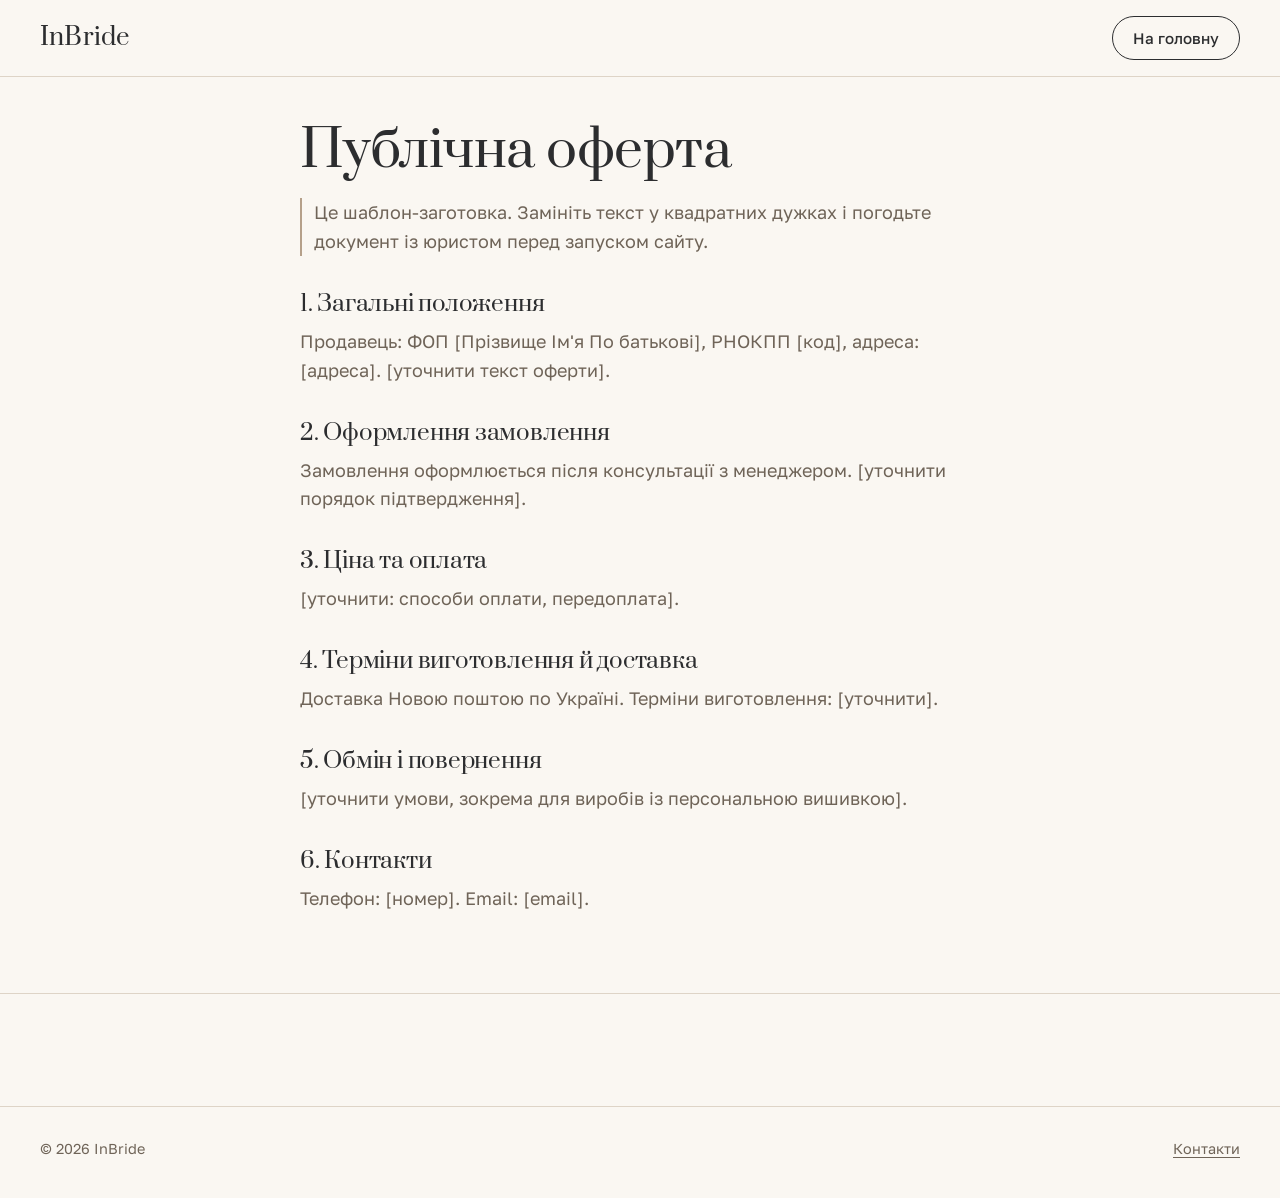
<file: oferta.html>
<!doctype html>
<html lang="uk" translate="no">
<head>
  <meta charset="utf-8">
  <meta name="viewport" content="width=device-width, initial-scale=1">
  <title>Публічна оферта — InBride</title>
  <meta name="description" content="Умови продажу аксесуарів InBride.">
  <meta name="robots" content="noindex, follow">
  <link rel="icon" href="favicon.svg" type="image/svg+xml">
  <link rel="preconnect" href="https://fonts.googleapis.com">
  <link rel="preconnect" href="https://fonts.gstatic.com" crossorigin>
  <link href="https://fonts.googleapis.com/css2?family=Golos+Text:wght@400;500;600&family=Prata&display=swap" rel="stylesheet">
  <link rel="stylesheet" href="styles.css">
</head>
<body>
  <header class="site-header">
    <div class="container header-inner">
      <a class="logo" href="./">InBride</a>
      <a class="btn btn-outline btn-sm" href="./">На головну</a>
    </div>
  </header>
  <main class="container legal">
    <h1>Публічна оферта</h1>
    <p class="legal-note">Це шаблон-заготовка. Замініть текст у квадратних дужках і погодьте документ із юристом перед запуском сайту.</p>
    <h2>1. Загальні положення</h2>
    <p>Продавець: ФОП [Прізвище Ім'я По батькові], РНОКПП [код], адреса: [адреса]. [уточнити текст оферти].</p>

    <h2>2. Оформлення замовлення</h2>
    <p>Замовлення оформлюється після консультації з менеджером. [уточнити порядок підтвердження].</p>

    <h2>3. Ціна та оплата</h2>
    <p>[уточнити: способи оплати, передоплата].</p>

    <h2>4. Терміни виготовлення й доставка</h2>
    <p>Доставка Новою поштою по Україні. Терміни виготовлення: [уточнити].</p>

    <h2>5. Обмін і повернення</h2>
    <p>[уточнити умови, зокрема для виробів із персональною вишивкою].</p>

    <h2>6. Контакти</h2>
    <p>Телефон: [номер]. Email: [email].</p>
  </main>
  <footer class="site-footer">
    <div class="container footer-bottom">
      <p>© 2026 InBride</p>
      <a href="./#contacts">Контакти</a>
    </div>
  </footer>
</body>
</html>
</file>
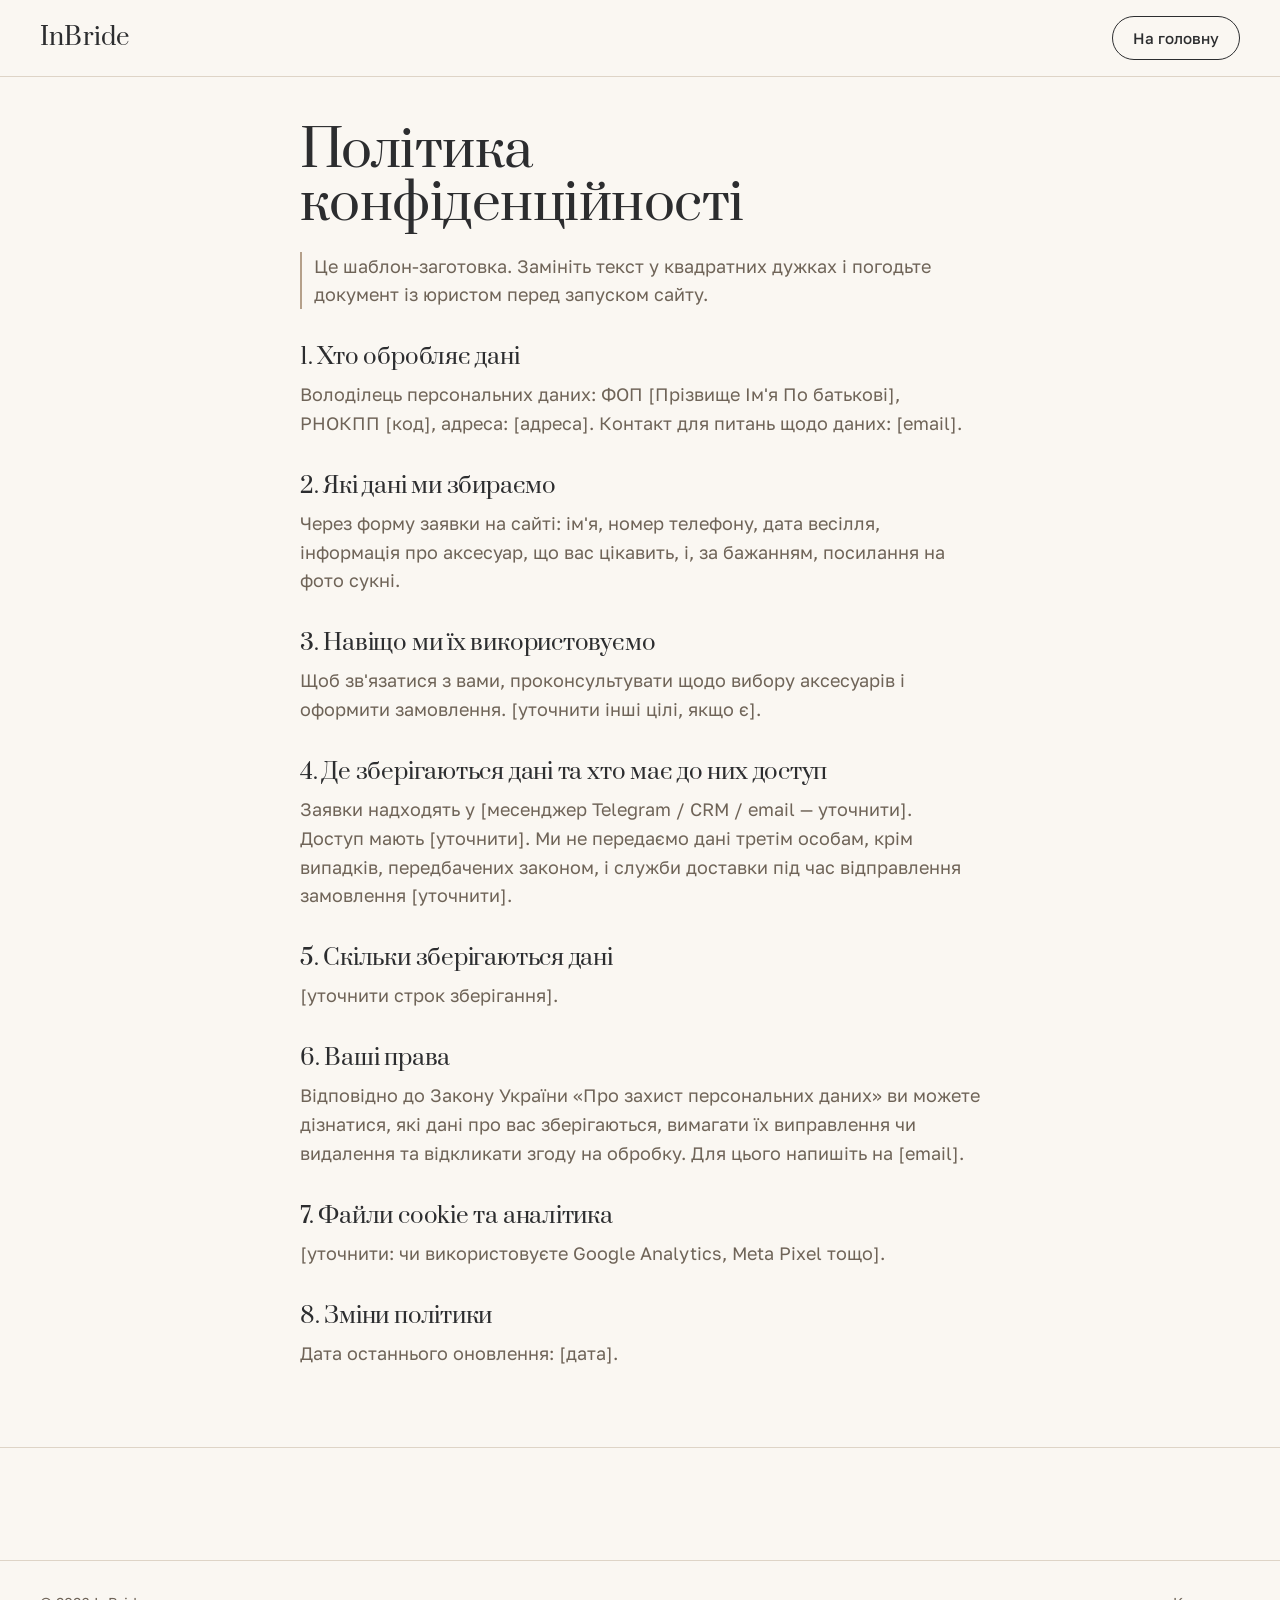
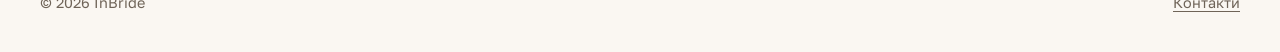
<file: privacy.html>
<!doctype html>
<html lang="uk" translate="no">
<head>
  <meta charset="utf-8">
  <meta name="viewport" content="width=device-width, initial-scale=1">
  <title>Політика конфіденційності — InBride</title>
  <meta name="description" content="Як InBride обробляє персональні дані з форми заявки.">
  <meta name="robots" content="noindex, follow">
  <link rel="icon" href="favicon.svg" type="image/svg+xml">
  <link rel="preconnect" href="https://fonts.googleapis.com">
  <link rel="preconnect" href="https://fonts.gstatic.com" crossorigin>
  <link href="https://fonts.googleapis.com/css2?family=Golos+Text:wght@400;500;600&family=Prata&display=swap" rel="stylesheet">
  <link rel="stylesheet" href="styles.css">
</head>
<body>
  <header class="site-header">
    <div class="container header-inner">
      <a class="logo" href="./">InBride</a>
      <a class="btn btn-outline btn-sm" href="./">На головну</a>
    </div>
  </header>
  <main class="container legal">
    <h1>Політика конфіденційності</h1>
    <p class="legal-note">Це шаблон-заготовка. Замініть текст у квадратних дужках і погодьте документ із юристом перед запуском сайту.</p>
    <h2>1. Хто обробляє дані</h2>
    <p>Володілець персональних даних: ФОП [Прізвище Ім'я По батькові], РНОКПП [код], адреса: [адреса]. Контакт для питань щодо даних: [email].</p>

    <h2>2. Які дані ми збираємо</h2>
    <p>Через форму заявки на сайті: ім'я, номер телефону, дата весілля, інформація про аксесуар, що вас цікавить, і, за бажанням, посилання на фото сукні.</p>

    <h2>3. Навіщо ми їх використовуємо</h2>
    <p>Щоб зв'язатися з вами, проконсультувати щодо вибору аксесуарів і оформити замовлення. [уточнити інші цілі, якщо є].</p>

    <h2>4. Де зберігаються дані та хто має до них доступ</h2>
    <p>Заявки надходять у [месенджер Telegram / CRM / email — уточнити]. Доступ мають [уточнити]. Ми не передаємо дані третім особам, крім випадків, передбачених законом, і служби доставки під час відправлення замовлення [уточнити].</p>

    <h2>5. Скільки зберігаються дані</h2>
    <p>[уточнити строк зберігання].</p>

    <h2>6. Ваші права</h2>
    <p>Відповідно до Закону України «Про захист персональних даних» ви можете дізнатися, які дані про вас зберігаються, вимагати їх виправлення чи видалення та відкликати згоду на обробку. Для цього напишіть на [email].</p>

    <h2>7. Файли cookie та аналітика</h2>
    <p>[уточнити: чи використовуєте Google Analytics, Meta Pixel тощо].</p>

    <h2>8. Зміни політики</h2>
    <p>Дата останнього оновлення: [дата].</p>
  </main>
  <footer class="site-footer">
    <div class="container footer-bottom">
      <p>© 2026 InBride</p>
      <a href="./#contacts">Контакти</a>
    </div>
  </footer>
</body>
</html>
</file>
<file: styles.css>
/* =========================================================
   InBride — стилі лендингу (mobile-first)
   ========================================================= */

:root {
  /* Палітра */
  --milk: #FAF7F2;      /* основний фон */
  --linen: #F2ECE3;     /* тонований фон секцій, заповнювачі */
  --oat: #DED4C7;       /* лінії, рамки */
  --stone: #6F6458;     /* другорядний текст (контраст ≥ 5:1 на --milk) */
  --graphite: #2C2D2F;  /* основний текст, кнопки */
  --silk: #B5A08A;      /* «нитка»: тонкі декоративні лінії */
  --white: #FFFFFF;

  /* Шрифти */
  --serif: "Prata", "Times New Roman", Georgia, serif;
  --sans: "Golos Text", system-ui, -apple-system, "Segoe UI", Roboto, sans-serif;
  --script: "Marck Script", "Segoe Script", cursive;

  /* Ритм */
  --gutter: 20px;
  --section-y: 72px;
  --radius-pill: 999px;
  --radius-s: 4px;
  --header-h: 64px;
}

@media (min-width: 900px) {
  :root {
    --gutter: 40px;
    --section-y: 120px;
    --header-h: 76px;
  }
}

/* ---------- База ---------- */
*,
*::before,
*::after { box-sizing: border-box; }

html {
  scroll-behavior: smooth;
  scroll-padding-top: calc(var(--header-h) + 12px);
  -webkit-text-size-adjust: 100%;
}

body {
  margin: 0;
  background: var(--milk);
  color: var(--graphite);
  font-family: var(--sans);
  font-size: 17px;
  line-height: 1.6;
  -webkit-font-smoothing: antialiased;
  text-rendering: optimizeLegibility;
}

@media (min-width: 900px) {
  body { font-size: 18px; }
}

img { max-width: 100%; height: auto; display: block; }

h1, h2, h3 {
  font-family: var(--serif);
  font-weight: 400;
  line-height: 1.12;
  letter-spacing: -0.01em;
  margin: 0;
  text-wrap: balance;
}

h1 { font-size: clamp(2.6rem, 10vw, 4.6rem); line-height: 1.04; }
h2 { font-size: clamp(2rem, 6vw, 3.25rem); }
h3 { font-size: 1.3rem; line-height: 1.25; }

p { margin: 0 0 1em; }
p:last-child { margin-bottom: 0; }

a { color: inherit; text-underline-offset: 0.2em; text-decoration-thickness: 1px; }

ul[role="list"], ol[role="list"] { list-style: none; margin: 0; padding: 0; }

:focus-visible {
  outline: 2px solid var(--graphite);
  outline-offset: 3px;
}

.visually-hidden {
  position: absolute !important;
  width: 1px; height: 1px;
  overflow: hidden; clip: rect(0 0 0 0);
  white-space: nowrap;
}

.skip-link {
  position: absolute;
  left: 12px; top: -60px;
  z-index: 100;
  background: var(--graphite);
  color: var(--milk);
  padding: 10px 16px;
  border-radius: var(--radius-s);
}
.skip-link:focus { top: 12px; }

.container {
  width: 100%;
  max-width: 1280px;
  margin: 0 auto;
  padding: 0 var(--gutter);
}

/* ---------- Кнопки ---------- */
.btn {
  display: inline-flex;
  align-items: center;
  justify-content: center;
  gap: 8px;
  min-height: 52px;
  padding: 0 28px;
  border-radius: var(--radius-pill);
  border: 1px solid transparent;
  font: 500 1rem/1.2 var(--sans);
  text-decoration: none;
  text-align: center;
  cursor: pointer;
  transition: background-color .2s, color .2s, border-color .2s;
  -webkit-tap-highlight-color: transparent;
}
.btn-sm { min-height: 44px; padding: 0 20px; font-size: .95rem; }
.btn-block { width: 100%; }

.btn-primary { background: var(--graphite); color: var(--milk); }
.btn-primary:hover { background: #45474A; }

.btn-ghost,
.btn-outline { background: transparent; color: var(--graphite); border-color: var(--graphite); }
.btn-ghost:hover,
.btn-outline:hover { background: var(--graphite); color: var(--milk); }

.btn-light { background: var(--milk); color: var(--graphite); }
.btn-light:hover { background: var(--white); }
.btn[disabled] { opacity: .6; cursor: progress; }

/* ---------- Заповнювачі фото ---------- */
.ph {
  position: relative;
  background:
    linear-gradient(160deg, rgba(255,255,255,.55), rgba(255,255,255,0) 60%),
    var(--linen);
  border: 1px dashed var(--oat);
  display: flex;
  align-items: flex-end;
  overflow: hidden;
}
.ph-note {
  display: block;
  padding: 16px;
  font-size: .82rem;
  line-height: 1.45;
  color: var(--stone);
  max-width: 36ch;
}
.ph-note::before {
  content: "Замінити фото";
  display: block;
  font-weight: 600;
  color: var(--graphite);
  margin-bottom: 2px;
}
.badge {
  position: absolute;
  top: 12px; left: 12px;
  background: var(--milk);
  color: var(--graphite);
  font-size: .78rem;
  font-weight: 500;
  padding: 4px 10px;
  border-radius: var(--radius-pill);
}

/* ---------- Фото ---------- */
.media {
  position: relative;
  overflow: hidden;
  background: #D9D6D1; /* тон бетонного фону зйомки, поки фото вантажиться */
}
.media img {
  width: 100%;
  height: 100%;
  object-fit: cover;
}
.media-cat { aspect-ratio: 3 / 4; margin-bottom: 14px; }
.media-split { aspect-ratio: 4 / 5; }
.media-figure { margin: 0; display: flex; flex-direction: column; gap: 12px; }
.media-figure figcaption { font-size: .88rem; color: var(--stone); }

/* ---------- 1. Шапка ---------- */
.site-header {
  position: sticky;
  top: 0;
  z-index: 50;
  background: rgba(250, 247, 242, .94);
  -webkit-backdrop-filter: blur(10px);
  backdrop-filter: blur(10px);
  border-bottom: 1px solid var(--oat);
}
.header-inner {
  height: var(--header-h);
  display: flex;
  align-items: center;
  gap: 16px;
}
.logo {
  font-family: var(--serif);
  font-size: 1.5rem;
  letter-spacing: .01em;
  text-decoration: none;
  margin-right: auto;
}

.header-cta { padding: 0 16px; font-size: .9rem; }
.nav-cta-mobile { display: none; }

.burger {
  width: 48px; height: 48px;
  margin-right: -10px;
  display: grid;
  place-items: center;
  background: none;
  border: 0;
  cursor: pointer;
  color: var(--graphite);
}
.burger-lines,
.burger-lines::before,
.burger-lines::after {
  display: block;
  width: 24px; height: 1.5px;
  background: currentColor;
  transition: transform .25s, opacity .2s;
}
.burger-lines { position: relative; }
.burger-lines::before,
.burger-lines::after { content: ""; position: absolute; left: 0; }
.burger-lines::before { top: -7px; }
.burger-lines::after { top: 7px; }
.burger[aria-expanded="true"] .burger-lines { background: transparent; }
.burger[aria-expanded="true"] .burger-lines::before { transform: translateY(7px) rotate(45deg); }
.burger[aria-expanded="true"] .burger-lines::after { transform: translateY(-7px) rotate(-45deg); }

.main-nav {
  position: fixed;
  inset: var(--header-h) 0 0 0;
  background: var(--milk);
  padding: 32px var(--gutter) 40px;
  display: flex;
  flex-direction: column;
  gap: 32px;
  overflow-y: auto;
  visibility: hidden;
  opacity: 0;
  transition: opacity .2s, visibility .2s;
}
.main-nav.is-open { visibility: visible; opacity: 1; }
.main-nav ul { list-style: none; margin: 0; padding: 0; }
.main-nav li + li { border-top: 1px solid var(--oat); }
.main-nav ul a {
  display: block;
  padding: 18px 0;
  font-family: var(--serif);
  font-size: 1.75rem;
  text-decoration: none;
}
body.menu-open { overflow: hidden; }

@media (min-width: 1000px) {
  .burger, .nav-cta-mobile { display: none; }
  .header-cta { padding: 0 20px; font-size: .95rem; }
  .main-nav {
    position: static;
    visibility: visible;
    opacity: 1;
    padding: 0;
    background: none;
    overflow: visible;
    flex-direction: row;
    margin-right: 24px;
  }
  .main-nav ul { display: flex; gap: 36px; }
  .main-nav li + li { border: 0; }
  .main-nav ul a {
    padding: 8px 0;
    font-family: var(--sans);
    font-size: .98rem;
  }
  .main-nav ul a:hover { text-decoration: underline; }
}

/* ---------- 2. Перший екран ---------- */
.hero { padding: 0; }
.hero-grid { display: grid; gap: 24px; }
.hero-text { display: flex; flex-direction: column; gap: 20px; }
.hero-lead { font-size: 1.08rem; color: var(--stone); max-width: 46ch; margin: 0; }
.hero-actions { display: flex; flex-direction: column; gap: 12px; margin-top: 8px; }
.media-hero { order: -1; height: min(125vw, 62vh); margin: 0 calc(var(--gutter) * -1); }
.media-hero img { object-position: 62% 30%; }

@media (min-width: 600px) {
  .hero-actions { flex-direction: row; flex-wrap: wrap; }
}

@media (min-width: 900px) {
  .hero { padding: 48px 0 var(--section-y); }
  .hero-grid {
    grid-template-columns: 1fr 1fr;
    align-items: end;
    gap: 56px;
  }
  .hero-text { padding-bottom: 24px; }
  .media-hero { order: 0; margin: 0; height: auto; aspect-ratio: 4 / 5; max-height: calc(100vh - var(--header-h) - 72px); width: 100%; }
}

/* Єдина анімація при завантаженні */
@media (prefers-reduced-motion: no-preference) {
  .hero-text > * { animation: rise .8s cubic-bezier(.2,.7,.2,1) both; }
  .hero-text > :nth-child(2) { animation-delay: .08s; }
  .hero-text > :nth-child(3) { animation-delay: .16s; }
  .media-hero img { animation: veil 1.4s ease-out both; }
}
@keyframes rise { from { opacity: 0; transform: translateY(14px); } }
@keyframes veil { from { opacity: 0; } }

/* ---------- Секції ---------- */
.section { padding: var(--section-y) 0; }
.section-tint { background: var(--linen); }
.section-tint .ph { background-color: #E9E1D5; border-color: #D3C7B8; }

.section-head { max-width: 640px; margin-bottom: 36px; }
.section-head h2 { margin-bottom: 14px; }
.section-head p { color: var(--stone); }

.section-head-row { max-width: none; display: flex; flex-direction: column; gap: 24px; }
.section-head-row > div:first-child { max-width: 640px; }
@media (min-width: 1000px) {
  .section-head-row { flex-direction: row; justify-content: space-between; align-items: flex-end; }
}

/* ---------- 3. Категорії ---------- */
ul.categories {
  display: grid;
  grid-auto-flow: column;
  grid-auto-columns: 72%;
  gap: 14px;
  overflow-x: auto;
  scroll-snap-type: x mandatory;
  padding: 0 var(--gutter) 8px;
  scroll-padding: 0 var(--gutter);
  scrollbar-width: none;
}
.categories::-webkit-scrollbar { display: none; }
.categories > li { scroll-snap-align: start; }

.category { display: block; text-decoration: none; }
.category .ph-cat { aspect-ratio: 3 / 4; margin-bottom: 14px; }
.category h3 { margin-bottom: 4px; }
.category p { color: var(--stone); font-size: .95rem; }
.category:hover h3 { text-decoration: underline; text-decoration-thickness: 1px; text-underline-offset: .2em; }

@media (min-width: 600px) { .categories { grid-auto-columns: 40%; } }
@media (min-width: 1000px) {
  ul.categories {
    max-width: 1280px;
    margin: 0 auto;
    grid-auto-flow: row;
    grid-template-columns: repeat(5, 1fr);
    overflow: visible;
    gap: 20px;
  }
}

/* ---------- 4. Обрані вироби ---------- */
.filters { display: flex; flex-wrap: wrap; gap: 8px; }
.chip {
  min-height: 44px;
  padding: 0 18px;
  border-radius: var(--radius-pill);
  border: 1px solid var(--oat);
  background: var(--milk);
  color: var(--graphite);
  font: 400 .95rem/1 var(--sans);
  cursor: pointer;
}
.chip[aria-pressed="true"] { background: var(--graphite); border-color: var(--graphite); color: var(--milk); }

.demo-banner {
  display: inline-block;
  font-size: .9rem;
  color: var(--stone);
  border-left: 2px solid var(--silk);
  padding: 2px 0 2px 12px;
  margin-bottom: 28px;
}

.products {
  display: grid;
  grid-template-columns: repeat(2, minmax(0, 1fr));
  gap: 32px 12px;
}
@media (min-width: 600px) { .products { gap: 40px 20px; } }
@media (min-width: 1000px) { .products { grid-template-columns: repeat(3, 1fr); gap: 56px 28px; } }

.product { display: flex; flex-direction: column; }
.product[hidden] { display: none; }
.product-media {
  display: block;
  width: 100%;
  aspect-ratio: 3 / 4;
  padding: 0;
  border: 0;
  overflow: hidden;
  background: #D9D6D1;
  cursor: zoom-in;
}
.product-media img { width: 100%; height: 100%; object-fit: cover; transition: transform .6s ease; }
@media (hover: hover) and (prefers-reduced-motion: no-preference) {
  .product-media:hover img { transform: scale(1.03); }
}

.empty-state[hidden] { display: none; }
.empty-state {
  border: 1px dashed #CFC2B1;
  padding: 28px 24px;
  display: flex;
  flex-direction: column;
  align-items: flex-start;
  gap: 16px;
  max-width: 640px;
}
.empty-state p { margin: 0; color: var(--stone); }
.product-body { flex: 1; padding-top: 16px; display: flex; flex-direction: column; gap: 10px; }
.product-sub { color: var(--stone); font-size: .95rem; margin: -4px 0 0; }

.swatches { border: 0; margin: 0 -4px; padding: 0; display: flex; align-items: center; gap: 0; flex-wrap: wrap; }
.swatches legend { float: left; font-size: .88rem; color: var(--stone); margin: 0 4px 0 4px; padding: 0; }
.swatch { position: relative; padding: 4px; }
.swatch input { position: absolute; opacity: 0; inset: 0; margin: 0; cursor: pointer; }
.swatch span {
  display: block;
  width: 36px; height: 36px;
  border-radius: 50%;
  border: 1px solid var(--oat);
  box-shadow: inset 0 0 0 4px var(--milk);
  background: var(--sw, #fff);
  cursor: pointer;
}
.section-tint .swatch span { box-shadow: inset 0 0 0 4px var(--linen); }
.swatch input:checked + span { border-color: var(--graphite); }
.swatch input:focus-visible + span { outline: 2px solid var(--graphite); outline-offset: 2px; }
.swatch-name { font-size: .88rem; margin-left: 6px; }

.product-foot {
  display: flex;
  align-items: center;
  justify-content: space-between;
  gap: 12px;
  margin-top: auto;
  padding-top: 14px;
  border-top: 1px solid var(--oat);
}
.price { font-weight: 500; font-size: 1.05rem; margin: 0; }
.price small { display: block; font-weight: 400; font-size: .78rem; color: var(--stone); }

/* ---------- Спліт-блоки (5, 6) ---------- */
.split { display: grid; gap: 36px; }
.split-text { display: flex; flex-direction: column; gap: 20px; align-items: flex-start; }
.split-text > p { color: var(--stone); max-width: 52ch; }
.ph-wide { aspect-ratio: 4 / 3; }

@media (min-width: 900px) {
  .split { grid-template-columns: 1fr 1fr; gap: 72px; align-items: center; }
  .split-reverse > :first-child { order: 0; }
}

.steps {
  list-style: none;
  counter-reset: step;
  margin: 4px 0 8px;
  padding: 0;
  display: grid;
  gap: 16px;
}
.steps li {
  counter-increment: step;
  position: relative;
  padding-left: 48px;
  max-width: 52ch;
}
.steps li::before {
  content: counter(step);
  position: absolute;
  left: 0; top: -2px;
  width: 32px; height: 32px;
  border: 1px solid var(--graphite);
  border-radius: 50%;
  display: grid;
  place-items: center;
  font-family: var(--serif);
  font-size: .95rem;
}
.steps strong { font-weight: 500; }
.steps-compact { gap: 12px; font-size: .96rem; }
.steps-compact li::before { width: 28px; height: 28px; font-size: .85rem; }
.steps-compact li { padding-left: 42px; }

.small-title { font-size: 1.25rem; margin-top: 8px; }

/* ---------- 6. Персоналізація ---------- */
.embroidery-form {
  width: 100%;
  display: grid;
  grid-template-columns: 1fr 1fr;
  gap: 14px;
}

.tulle { margin: 0; width: 100%; display: flex; flex-direction: column; gap: 10px; }
.tulle-band {
  position: relative;
  min-height: 190px;
  display: grid;
  place-items: center;
  padding: 28px 20px;
  /* фатин поверх сірого фону, як на зйомці */
  background:
    radial-gradient(circle at 1px 1px, rgba(255,255,255,.35) 0.7px, transparent 1.3px) 0 0 / 5px 5px,
    linear-gradient(160deg, #D3CFC9 0%, #BFBAB3 100%);
  overflow: hidden;
}
/* мереживний край фати — пунктирна «строчка» */
.tulle-band::after {
  content: "";
  position: absolute;
  left: 0; right: 0; bottom: 14px;
  border-bottom: 2px dotted rgba(255,255,255,.75);
}
.tulle-text {
  font-family: var(--script);
  font-size: clamp(2rem, 8vw, 3rem);
  line-height: 1.15;
  text-align: center;
  color: var(--thread, #fff);
  margin: 0;
  overflow-wrap: anywhere;
  transform: rotate(-4deg);
  text-shadow: 0 1px 1px rgba(44,45,47,.22);
}
.tulle figcaption { font-size: .88rem; color: var(--stone); }

.thread-options { display: flex; gap: 8px; flex-wrap: wrap; }

/* ---------- 7. Про бренд ---------- */
.about { display: grid; gap: 40px; }
.about h2 { margin-bottom: 24px; }
.about-lead {
  font-family: var(--serif);
  font-size: clamp(1.4rem, 4vw, 1.9rem);
  line-height: 1.35;
  max-width: 28ch;
  margin-bottom: 32px;
}
.about-points { display: grid; gap: 24px; }
.about-points li { border-top: 1px solid var(--oat); padding-top: 18px; }
.about-points h3 { margin-bottom: 8px; }
.about-points p { color: var(--stone); max-width: 52ch; }
.media-about { aspect-ratio: 4 / 3; }
.media-about img { object-position: 50% 25%; }

@media (min-width: 900px) {
  .about { grid-template-columns: 7fr 5fr; gap: 80px; align-items: center; }
  .media-about { aspect-ratio: 4 / 5; }
}

/* ---------- 8. Відгуки ---------- */
.reviews {
  display: grid;
  gap: 20px;
  margin-bottom: 32px;
}
@media (min-width: 700px) { .reviews { grid-template-columns: repeat(2, 1fr); } }
@media (min-width: 1000px) { .reviews { grid-template-columns: repeat(3, 1fr); } }

.review {
  background: var(--milk);
  padding: 20px;
  display: flex;
  flex-direction: column;
  gap: 14px;
}
.review blockquote { margin: 0; font-size: 1.02rem; }
.review-photo, .ph-review { aspect-ratio: 4 / 5; object-fit: cover; width: 100%; }
.review-author { font-size: .9rem; color: var(--stone); }
.review-placeholder { border: 1px dashed #CFC2B1; color: var(--stone); }

/* ---------- 9. Доставка ---------- */
.info-list { margin: 0; display: grid; gap: 0; }
.info-list > div {
  border-top: 1px solid var(--oat);
  padding: 22px 0;
  display: grid;
  gap: 6px;
}
.info-list > div:last-child { border-bottom: 1px solid var(--oat); }
.info-list dt { font-family: var(--serif); font-size: 1.3rem; }
.info-list dd { margin: 0; color: var(--stone); max-width: 62ch; }

@media (min-width: 900px) {
  .info-list > div { grid-template-columns: 1fr 2fr; gap: 40px; padding: 28px 0; }
}

/* ---------- 10. FAQ ---------- */
.faq { max-width: 880px; }
.faq h2 { margin-bottom: 32px; }
.faq-list details { border-top: 1px solid #D3C7B8; }
.faq-list details:last-child { border-bottom: 1px solid #D3C7B8; }
.faq-list summary {
  list-style: none;
  cursor: pointer;
  padding: 22px 44px 22px 0;
  position: relative;
}
.faq-list summary::-webkit-details-marker { display: none; }
.faq-list summary h3 { font-size: 1.25rem; }
.faq-list summary::after {
  content: "";
  position: absolute;
  right: 6px; top: 50%;
  width: 14px; height: 14px;
  margin-top: -7px;
  background:
    linear-gradient(currentColor, currentColor) center / 14px 1.5px no-repeat,
    linear-gradient(currentColor, currentColor) center / 1.5px 14px no-repeat;
  transition: transform .25s;
}
.faq-list details[open] summary::after { transform: rotate(45deg); }
.faq-answer { padding: 0 0 24px; color: var(--stone); max-width: 64ch; }

/* ---------- Поля форм ---------- */
.field { display: flex; flex-direction: column; gap: 6px; min-width: 0; }
.field-full { grid-column: 1 / -1; }
.field label { font-size: .92rem; font-weight: 500; }
.field input[type="text"],
.field input[type="tel"],
.field input[type="date"],
.field input[type="url"] {
  width: 100%;
  min-height: 52px;
  padding: 12px 16px;
  border: 1px solid #CDBFAE;
  border-radius: var(--radius-s);
  background: var(--white);
  color: var(--graphite);
  font: 400 1rem/1.3 var(--sans);
  -webkit-appearance: none;
  appearance: none;
}
.field input::placeholder { color: #9A8F83; }
.field input:focus { outline: 2px solid var(--graphite); outline-offset: 0; border-color: var(--graphite); }
.field input[aria-invalid="true"] { border-color: #A3322A; }
.hint { font-size: .84rem; color: var(--stone); margin: 0; }
.error { font-size: .88rem; color: #A3322A; margin: 0; }
.optional { font-weight: 400; color: var(--stone); }

/* ---------- 11. Форма заявки ---------- */
.section-dark { background: var(--graphite); color: var(--milk); }
.section-dark a { color: inherit; }
.order { display: grid; gap: 36px; }
.order-intro h2 { margin-bottom: 14px; }
.order-intro p { color: #D8D2C9; max-width: 44ch; }

.lead-form { display: grid; grid-template-columns: 1fr; gap: 20px; }
@media (min-width: 700px) { .lead-form { grid-template-columns: 1fr 1fr; } }
@media (min-width: 1000px) {
  .order { grid-template-columns: 4fr 7fr; gap: 80px; align-items: start; }
}

.section-dark .field input { border-color: transparent; }
.section-dark .field input:focus { outline: 2px solid var(--milk); outline-offset: 2px; }
.section-dark .hint,
.section-dark .optional { color: #C9C2B8; }
.section-dark .error { color: #F2B3A9; }
.section-dark .field input[aria-invalid="true"] { border-color: #F2B3A9; box-shadow: 0 0 0 1px #F2B3A9; }
.section-dark :focus-visible { outline-color: var(--milk); }

.consent { flex-direction: row; flex-wrap: wrap; align-items: flex-start; gap: 12px; }
.consent input {
  width: 24px; height: 24px;
  margin: 2px 0 0;
  flex: none;
  accent-color: var(--milk);
  cursor: pointer;
}
.consent label { font-weight: 400; flex: 1; min-width: 0; font-size: .95rem; cursor: pointer; }
.consent .error { flex-basis: 100%; padding-left: 36px; }

.form-submit { display: flex; flex-direction: column; gap: 14px; align-items: stretch; }
@media (min-width: 700px) { .form-submit { align-items: flex-start; } }
.form-status { margin: 0; font-size: .98rem; }
.form-status.is-success { color: #CFE3C8; }
.form-status.is-error { color: #F2B3A9; }

.hp { position: absolute; left: -9999px; width: 1px; height: 1px; overflow: hidden; }

/* ---------- 12. Підвал ---------- */
.site-footer { padding: 64px 0 28px; border-top: 1px solid var(--oat); }
.footer-grid { display: grid; gap: 36px; }
@media (min-width: 700px) { .footer-grid { grid-template-columns: 1fr 1fr; } }
@media (min-width: 1000px) { .footer-grid { grid-template-columns: 1.4fr 1fr 1fr 1fr; } }

.logo-footer { font-size: 2rem; margin: 0 0 8px; }
.footer-note { color: var(--stone); font-size: .95rem; max-width: 30ch; }
.footer-title { font-family: var(--sans); font-size: .95rem; font-weight: 600; margin-bottom: 12px; letter-spacing: 0; }
.footer-list { display: grid; gap: 4px; font-size: .95rem; color: var(--stone); }
.footer-list a { display: inline-block; padding: 6px 0; color: var(--graphite); }

.footer-bottom {
  display: flex;
  justify-content: space-between;
  align-items: center;
  margin-top: 48px;
  padding-top: 20px;
  border-top: 1px solid var(--oat);
  font-size: .9rem;
  color: var(--stone);
}
.footer-bottom p { margin: 0; }
.footer-bottom a { padding: 10px 0; }

/* ---------- Вікно «Детальніше» ---------- */
.product-dialog {
  width: 100%;
  max-width: 100%;
  height: 100%;
  max-height: 100%;
  margin: 0;
  padding: 0;
  border: 0;
  background: var(--milk);
  color: var(--graphite);
  overflow-y: auto;
}
.product-dialog::backdrop { background: rgba(44,45,47,.55); }
.pd-close-form { position: sticky; top: 0; z-index: 2; display: flex; justify-content: flex-end; height: 0; }
.pd-close {
  width: 48px; height: 48px;
  margin: 10px 10px 0 0;
  border-radius: 50%;
  border: 0;
  background: var(--milk);
  color: var(--graphite);
  display: grid; place-items: center;
  cursor: pointer;
}
.pd-grid { display: grid; }
.pd-gallery { background: #D9D6D1; display: flex; flex-direction: column; }
.pd-main { aspect-ratio: 4 / 5; overflow: hidden; }
.pd-main img { width: 100%; height: 100%; object-fit: cover; }
.pd-thumbs { display: flex; gap: 8px; padding: 8px; background: var(--milk); }
.pd-thumbs:empty { display: none; }
.pd-thumb {
  width: 64px; height: 80px;
  padding: 0;
  border: 1px solid transparent;
  background: #D9D6D1;
  cursor: pointer;
  overflow: hidden;
}
.pd-thumb img { width: 100%; height: 100%; object-fit: cover; }
.pd-thumb[aria-current="true"] { border-color: var(--graphite); outline: 1px solid var(--graphite); }
.pd-body { padding: 24px var(--gutter) 40px; display: flex; flex-direction: column; gap: 16px; }
.pd-body h2 { font-size: clamp(1.8rem, 6vw, 2.4rem); padding-right: 32px; }
.pd-body > p:not(.price):not(.hint) { color: var(--stone); }
.option-group { border: 0; margin: 0; padding: 0; }
.option-group legend { font-size: .92rem; font-weight: 500; margin-bottom: 10px; padding: 0; }
.options { display: flex; flex-wrap: wrap; gap: 8px; }
.option { position: relative; }
.option input { position: absolute; opacity: 0; inset: 0; margin: 0; cursor: pointer; }
.option span {
  display: inline-flex;
  align-items: center;
  gap: 8px;
  min-height: 44px;
  padding: 0 16px;
  border: 1px solid var(--oat);
  border-radius: var(--radius-pill);
  font-size: .95rem;
  cursor: pointer;
  background: var(--milk);
}
.option input:checked + span { border-color: var(--graphite); background: var(--graphite); color: var(--milk); }
.option input:focus-visible + span { outline: 2px solid var(--graphite); outline-offset: 2px; }
.option i {
  width: 16px; height: 16px;
  border-radius: 50%;
  border: 1px solid rgba(44,45,47,.25);
  background: var(--sw, #fff);
}

@media (min-width: 800px) {
  .product-dialog {
    width: min(1040px, calc(100% - 64px));
    height: auto;
    max-height: calc(100% - 64px);
    margin: auto;
  }
  .pd-grid { grid-template-columns: 1fr 1fr; }
  .pd-main { aspect-ratio: auto; flex: 1; min-height: 560px; max-height: calc(100vh - 64px - 96px); }
  .pd-body { padding: 48px 44px; justify-content: center; }
}

@media (prefers-reduced-motion: reduce) {
  html { scroll-behavior: auto; }
  *, *::before, *::after { transition: none !important; animation: none !important; }
}

/* ---------- Юридичні сторінки ---------- */
.legal { max-width: 760px; padding-top: 48px; padding-bottom: 80px; }
.legal h1 { font-size: clamp(2.2rem, 7vw, 3.2rem); margin-bottom: 20px; }
.legal h2 { font-size: 1.4rem; margin: 36px 0 10px; }
.legal p { color: var(--stone); }
.legal-note { border-left: 2px solid var(--silk); padding-left: 12px; }


/* ---------- Телефон: компактний каталог і персоналізація ---------- */
@media (max-width: 599px) {
  .product-body { padding-top: 12px; gap: 8px; }
  .product h3 { font-size: 1.05rem; }
  .product-sub { font-size: .84rem; line-height: 1.4; margin: 0; }
  .swatches legend,
  .swatch-name {
    position: absolute; width: 1px; height: 1px; overflow: hidden; clip: rect(0 0 0 0); white-space: nowrap;
  }
  .product-foot { flex-direction: column; align-items: stretch; gap: 10px; padding-top: 10px; }
  .product-foot .btn { width: 100%; padding: 0 12px; }
  .price { font-size: .98rem; }

  .media-split { aspect-ratio: 4 / 3; }
  #help .media-split img { object-position: 50% 18%; }
  #personal .media-split img { object-position: 50% 55%; }
  .tulle-band { min-height: 150px; padding: 20px 16px; }
  .embroidery-form { gap: 12px; }
}
.emb-how { font-size: .95rem; color: var(--stone); max-width: 52ch; }
</file>
